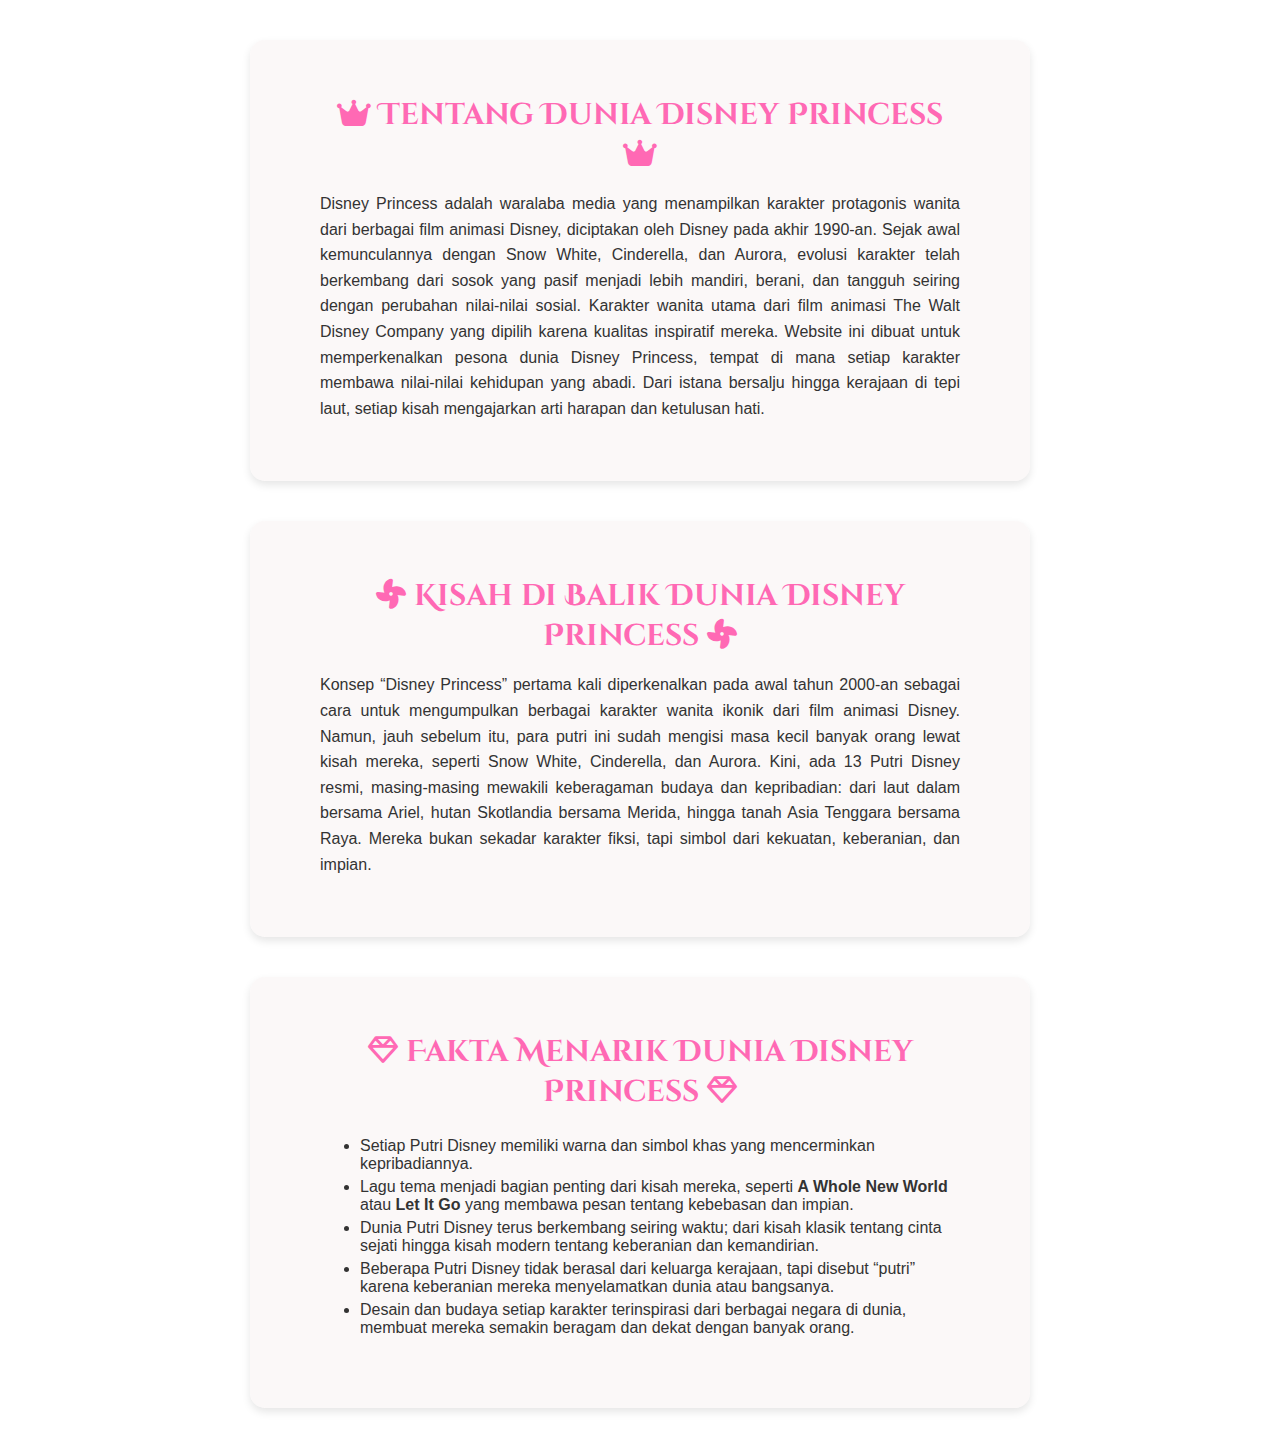
<file: about.html>
<!DOCTYPE html>
<html lang="en">
<head>
    <meta charset="UTF-8">
    <meta name="viewport" content="width=device-width, initial-scale=1.0">
    <title>ABOUT</title>
    <link rel="icon" href="https://i.pinimg.com/736x/d5/8f/f1/d58ff1445dc24e395f1d52cf3878d53b.jpg">
    <link rel="stylesheet" href="styleabout.css">
    <link href="https://fonts.googleapis.com/css2?family=Cinzel+Decorative:wght@700&display=swap" rel="stylesheet">
    <link rel="stylesheet" href="https://cdnjs.cloudflare.com/ajax/libs/font-awesome/6.5.0/css/all.min.css">

</head>
<body>
    <div class="about-section">
        <h2><i class="fa-solid fa-crown"></i> Tentang Dunia Disney Princess <i class="fa-solid fa-crown"></i></h2>
        <p>Disney Princess adalah waralaba media yang menampilkan karakter protagonis wanita dari berbagai film animasi Disney, diciptakan oleh Disney pada akhir 1990-an. Sejak awal kemunculannya dengan Snow White, Cinderella, dan Aurora, evolusi karakter telah berkembang dari sosok yang pasif menjadi lebih mandiri, berani, dan tangguh seiring dengan perubahan nilai-nilai sosial. Karakter wanita utama dari film animasi The Walt Disney Company yang dipilih karena kualitas inspiratif mereka. Website ini dibuat untuk memperkenalkan pesona dunia Disney Princess, tempat di mana setiap karakter membawa nilai-nilai kehidupan yang abadi. Dari istana bersalju hingga kerajaan di tepi laut, setiap kisah mengajarkan arti harapan dan ketulusan hati.</p>
    </div>
    <div class="about-section">
        <h2><i class="fa-solid fa-fan"></i> Kisah di Balik Dunia Disney Princess <i class="fa-solid fa-fan"></i></h2>
        <p>Konsep “Disney Princess” pertama kali diperkenalkan pada awal tahun 2000-an sebagai cara untuk mengumpulkan berbagai karakter wanita ikonik dari film animasi Disney. Namun, jauh sebelum itu, para putri ini sudah mengisi masa kecil banyak orang lewat kisah mereka, seperti Snow White, Cinderella, dan Aurora. Kini, ada 13 Putri Disney resmi, masing-masing mewakili keberagaman budaya dan kepribadian: dari laut dalam bersama Ariel, hutan Skotlandia bersama Merida, hingga tanah Asia Tenggara bersama Raya. Mereka bukan sekadar karakter fiksi, tapi simbol dari kekuatan, keberanian, dan impian.</p>
    </div>
    <div class="about-section">
        <h2><i class="fa-regular fa-gem"></i> Fakta Menarik Dunia Disney Princess  <i class="fa-regular fa-gem"></i></h2>
        <ul>
            <li>Setiap Putri Disney memiliki warna dan simbol khas yang mencerminkan kepribadiannya.</li>
            <li>Lagu tema menjadi bagian penting dari kisah mereka, seperti <b>A Whole New World</b> atau <b>Let It Go</b> yang membawa pesan tentang kebebasan dan impian.</li>
            <li>Dunia Putri Disney terus berkembang seiring waktu; dari kisah klasik tentang cinta sejati hingga kisah modern tentang keberanian dan kemandirian.</li>
            <li>Beberapa Putri Disney tidak berasal dari keluarga kerajaan, tapi disebut “putri” karena keberanian mereka menyelamatkan dunia atau bangsanya.</li>
            <li>Desain dan budaya setiap karakter terinspirasi dari berbagai negara di dunia, membuat mereka semakin beragam dan dekat dengan banyak orang.</li>
        </ul>
    </div>
</div>
</body>
</html>
</file>
<file: styleabout.css>
body {
    background-image: url("https://cdn.wallpapersafari.com/66/81/X4VNE5.jpg");
    color: #333;
    margin: 0;
    padding: 0;
}

.about-section {
    width: 50%;
    margin: 40px auto;
    background-color: rgba(248, 243, 243, 0.603);
    border-radius: 15px;
    box-shadow: 0 4px 8px rgba(0,0,0,0.1);
    padding: 50px 70px;
    text-align: center;
    transition: all 0.3s ease;
}


.about-section h2 {
    color: #ff69b4;
    font-size: 30px;
    margin-top: 5px;
    margin-bottom: 10px;
    font-family: 'Cinzel Decorative', cursive;
}

.about-section p {
    line-height: 1.6;
    font-size: 16px;
    margin-bottom: 10px;
    text-align: justify;
    font-family: 'Gill Sans', 'Gill Sans MT', Calibri, 'Trebuchet MS', sans-serif;
}

.about-section ul {
    text-align: left;
    display: inline-block;
    margin-top: 10px;
    font-family: 'Gill Sans', 'Gill Sans MT', Calibri, 'Trebuchet MS', sans-serif;
}

.about-section li {
    margin: 5px 0;
}

.about-section:hover{
    transform: scale(1.05);
    box-shadow: 0 0 10px rgba(255, 105, 180, 0.5);
    transition: 0.3s;
}
</file>
